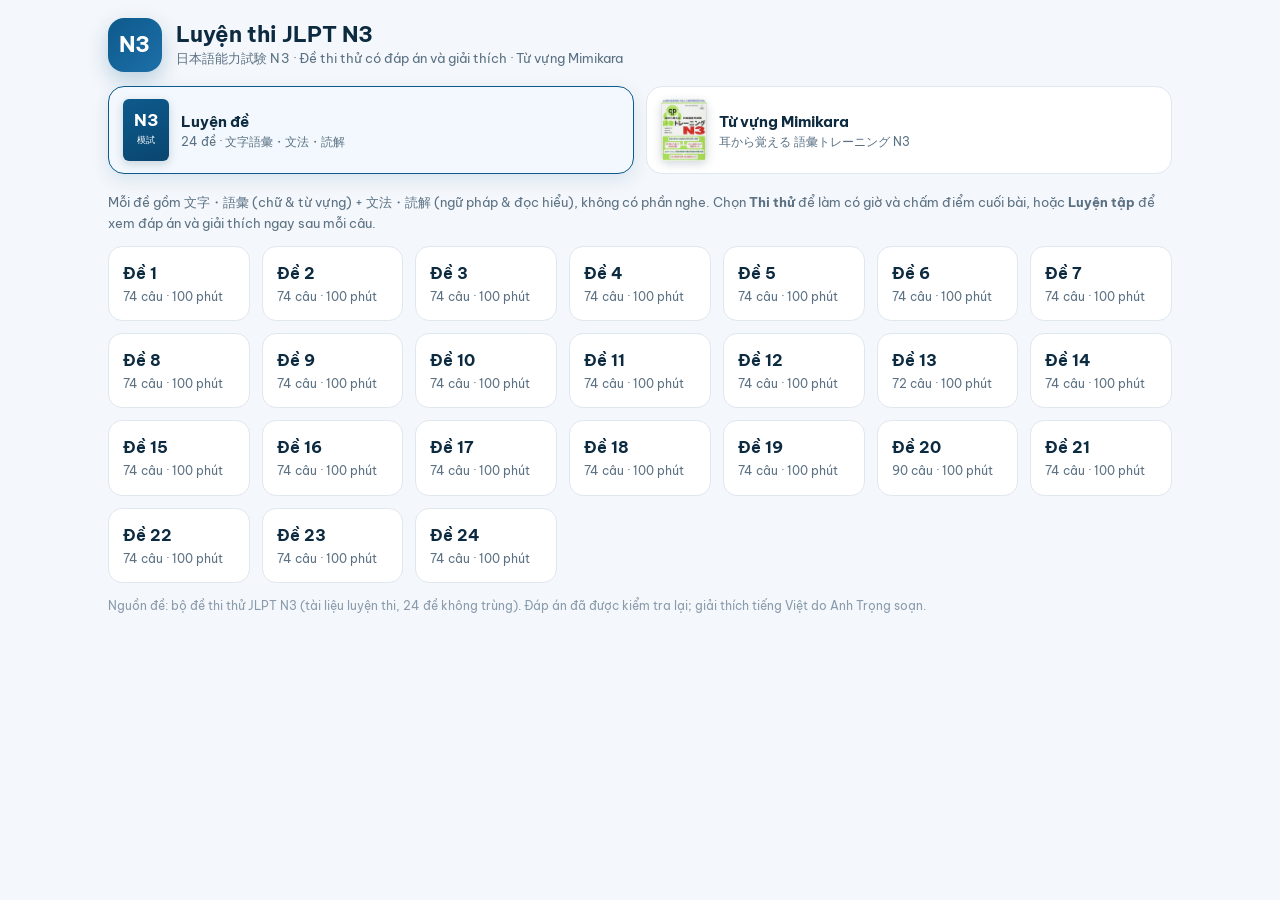
<file: public/n3/index.html>
<!doctype html>
<html lang="vi">
<head>
<meta charset="utf-8">
<meta name="viewport" content="width=device-width,initial-scale=1">
<title>JLPT N3 · Luyện đề & Từ vựng</title>
<link rel="preconnect" href="https://fonts.googleapis.com"><link rel="preconnect" href="https://fonts.gstatic.com" crossorigin>
<link href="https://fonts.googleapis.com/css2?family=Be+Vietnam+Pro:wght@400;500;600;700&display=swap" rel="stylesheet">
<link rel="stylesheet" href="n3.css?v=7">
</head>
<body>
<div id="app">
  <header class="top">
    <div class="ttl"><span class="badge">N3</span><div><h1>Luyện thi JLPT N3</h1><p>日本語能力試験 N3 · Đề thi thử có đáp án và giải thích · Từ vựng Mimikara</p></div></div>
    <nav class="tabs" role="tablist">
      <button class="tab on" data-tab="de" type="button" role="tab"><span class="ico ico-de"><b>N3</b><i>模試</i></span><span><b>Luyện đề</b><small>24 đề · 文字語彙・文法・読解</small></span></button>
      <button class="tab" data-tab="tv" type="button" role="tab"><img class="ico" src="img/mimikara.jpg" alt=""><span><b>Từ vựng Mimikara</b><small>耳から覚える 語彙トレーニング N3</small></span></button>
    </nav>
  </header>
  <main>
    <section id="pDe" class="pane on"></section>
    <section id="pTv" class="pane"></section>
  </main>
</div>
<div id="quiz" class="quiz" aria-hidden="true"></div>
<script src="n3.js?v=6"></script>
</body>
</html>
</file>
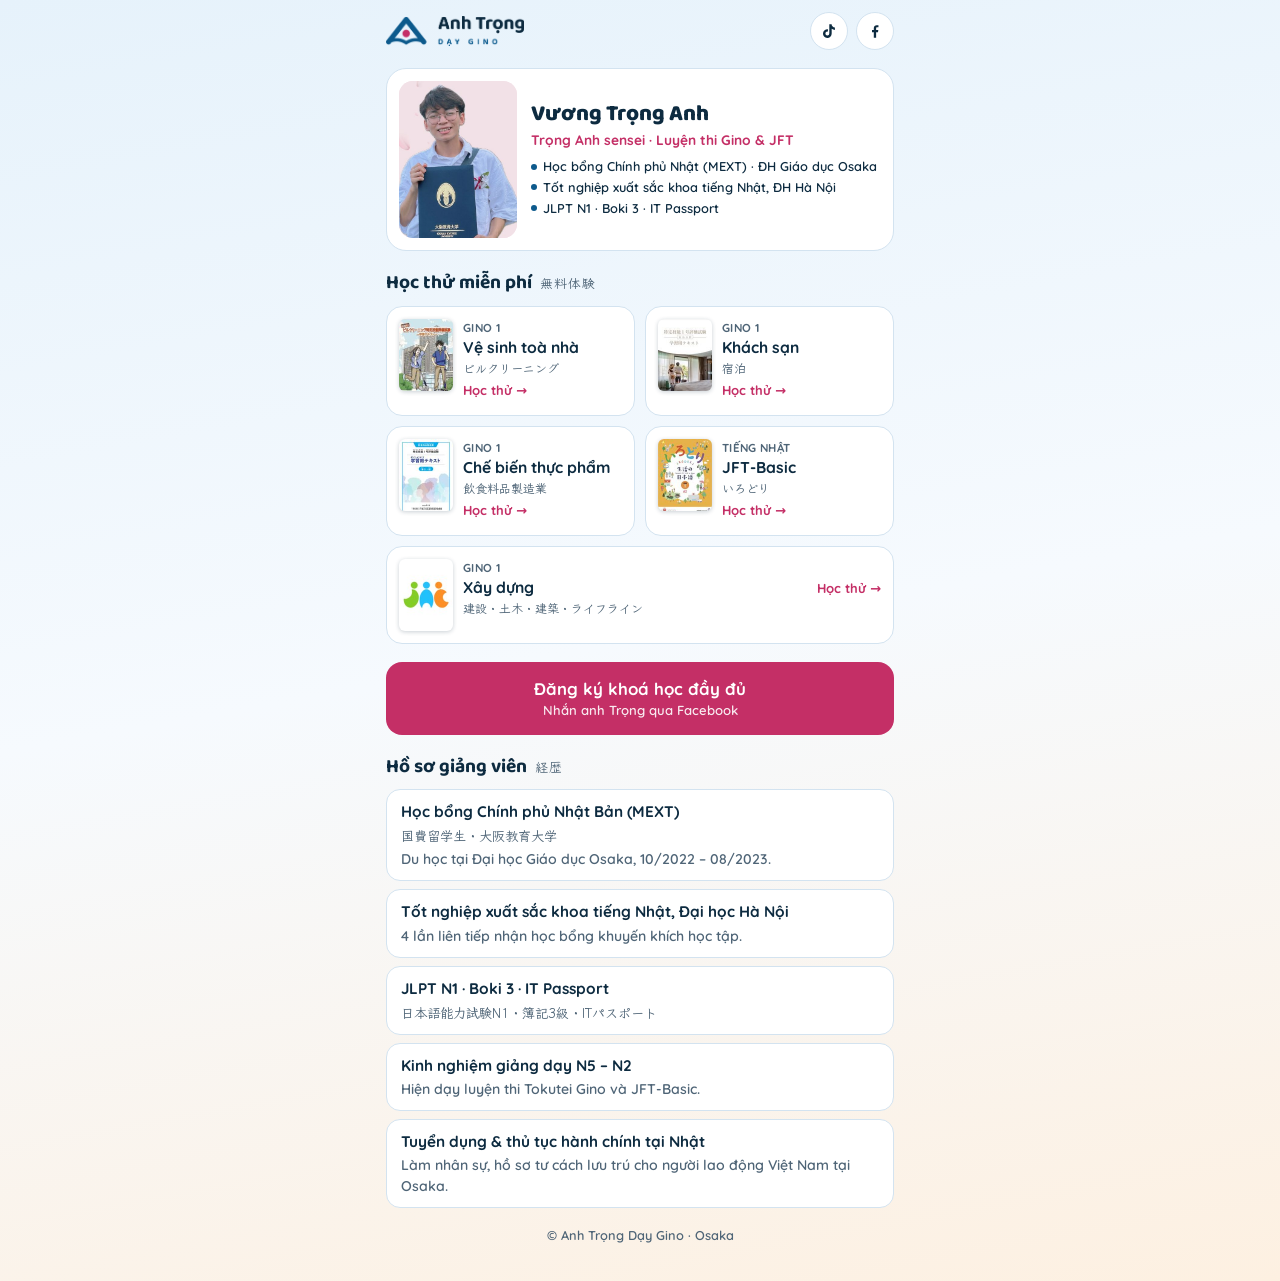
<file: public/pub/anhtrong/index.html>
<!doctype html>
<html lang="vi">
<head>
<meta charset="utf-8">
<meta name="viewport" content="width=device-width,initial-scale=1,viewport-fit=cover">
<title>Anh Trọng Dạy Gino</title>
<meta name="claude:viewport-fit-sides" content="cover">
<meta property="og:title" content="Anh Trọng Dạy Gino · Học thử miễn phí">
<meta property="og:description" content="Luyện thi Tokutei Gino (Vệ sinh toà nhà, Khách sạn, Chế biến thực phẩm, Xây dựng) và JFT-Basic.">
<meta name="description" content="Vương Trọng Anh · Anh Trọng Dạy Gino — luyện thi Tokutei Gino và JFT-Basic. Học thử miễn phí các khoá học.">
<link rel="preconnect" href="https://fonts.googleapis.com"><link rel="preconnect" href="https://fonts.gstatic.com" crossorigin>
<link rel="stylesheet" href="https://fonts.googleapis.com/css2?family=Baloo+2:wght@600;700;800&family=Quicksand:wght@500;600;700&family=Klee+One:wght@600&display=swap">
<style>
/* Màn hình đầu (điện thoại): thanh logo + mạng xã hội → thẻ hồ sơ (ảnh + tên + điểm nổi bật) → 4 khoá học thử. Bên dưới: hồ sơ chi tiết + nút đăng ký. */
:root{
  --sky:#e6f2fb; --sky2:#f6fafe; --peach:#fdf0e1;
  --ink:#0d2b40; --sub:#4f6577; --line:#d3e3f0; --card:#ffffff;
  --blue:#0d5a8c; --blue-soft:#dcecf8; --pink:#c42f66; --pink-soft:#fbe3ec;
  --display:'Baloo 2','Quicksand',system-ui,sans-serif; --body:'Quicksand','Segoe UI',system-ui,sans-serif; --jp:'Klee One','Hiragino Maru Gothic ProN','Yu Gothic',sans-serif;
  --logo:url("[data-uri]");
}
@media (prefers-color-scheme: dark){:root:not([data-theme="light"]){
  --sky:#0c1d2b; --sky2:#0f2333; --peach:#1d1a1a; --ink:#e8f1f8; --sub:#a4b8c8; --line:#22394c; --card:#122a3c;
  --blue:#6fb6ea; --blue-soft:#163650; --pink:#f0729f; --pink-soft:#3a1b29; --logo:url("[data-uri]"); color-scheme:dark}}
:root[data-theme="dark"]{
  --sky:#0c1d2b; --sky2:#0f2333; --peach:#1d1a1a; --ink:#e8f1f8; --sub:#a4b8c8; --line:#22394c; --card:#122a3c;
  --blue:#6fb6ea; --blue-soft:#163650; --pink:#f0729f; --pink-soft:#3a1b29; --logo:url("[data-uri]"); color-scheme:dark}
*{box-sizing:border-box}
body{margin:0;font-family:var(--body);color:var(--ink);background:var(--sky2);min-height:100vh;
  background-image:linear-gradient(170deg,var(--sky) 0%,var(--sky2) 50%,var(--peach) 100%);line-height:1.5;font-size:16px}
.wrap{max-width:540px;margin:0 auto;padding-left:max(16px,env(safe-area-inset-left,0px));padding-right:max(16px,env(safe-area-inset-right,0px));padding-block:12px 36px;display:grid;gap:18px}
/* thanh trên */
.bar{display:flex;align-items:center;justify-content:space-between;gap:10px}
.logo{width:138px;height:30px;background:var(--logo) left center/contain no-repeat}
.soc{display:flex;gap:8px}
.soc a{width:38px;height:38px;border-radius:50%;display:grid;place-items:center;color:var(--ink);background:var(--card);border:1.5px solid var(--line)}
.soc a:hover{border-color:var(--blue)}
.soc svg{width:18px;height:18px}
/* thẻ hồ sơ */
.me{display:grid;grid-template-columns:118px 1fr;gap:14px;align-items:center;background:var(--card);border:1px solid var(--line);border-radius:20px;padding:12px}
.ph{width:118px;aspect-ratio:3/4;border-radius:14px;overflow:hidden;background:#f6e3ea}
.ph img{width:100%;height:100%;object-fit:cover;object-position:50% 18%;display:block}
.me h1{font-family:var(--display);font-weight:800;font-size:1.4rem;line-height:1.05;white-space:nowrap;margin:0}
.role{font-weight:700;color:var(--pink);font-size:.86rem;margin:3px 0 8px}
.hl{list-style:none;margin:0;padding:0;display:grid;gap:4px;font-size:.8rem;font-weight:600;line-height:1.3}
.hl li{display:flex;gap:6px}
.hl li::before{content:"";flex:none;width:6px;height:6px;border-radius:50%;background:var(--blue);margin-top:.42em}
/* tiêu đề mục */
h2{font-family:var(--display);font-weight:700;font-size:1.2rem;margin:0 0 8px;display:flex;align-items:baseline;gap:8px}
h2 small{font-family:var(--jp);font-weight:600;font-size:.8rem;color:var(--sub);letter-spacing:.08em}
/* khoá học: lưới 2×2 */
.cs{display:grid;grid-template-columns:1fr 1fr;gap:10px}
.c{display:grid;grid-template-columns:54px 1fr;column-gap:10px;row-gap:2px;align-content:start;align-items:start;padding:12px;border-radius:16px;background:var(--card);border:1.5px solid var(--line);text-decoration:none;color:var(--ink);transition:transform .15s,border-color .15s}
.c:hover{border-color:var(--blue);transform:translateY(-2px)}
.c:focus-visible,.soc a:focus-visible,.cta:focus-visible{outline:3px solid var(--pink);outline-offset:2px}
.bk{grid-row:1 / span 5;width:54px;height:72px;border-radius:6px;object-fit:cover;background:#fff;box-shadow:0 1px 4px rgba(13,43,64,.22)}
.c>:not(.bk){grid-column:2}
.c small{font-size:.72rem;font-weight:700;color:var(--sub);letter-spacing:.03em}
.c b{font-size:.98rem;line-height:1.2}
.c .jp{font-family:var(--jp);font-weight:600;font-size:.75rem;color:var(--sub)}
.c.wide{grid-column:1/-1;grid-template-columns:54px 1fr auto;align-items:center}
.c.wide .go{grid-column:3}.c.wide>span:nth-child(2){display:grid;gap:2px}
.go{font-size:.82rem;font-weight:700;color:var(--pink);margin-top:2px}
/* hồ sơ chi tiết */
.cv{display:grid;gap:8px}
.cv div{background:var(--card);border:1px solid var(--line);border-radius:14px;padding:10px 14px}
.cv b{display:block;font-size:.96rem}
.cv .jp{font-family:var(--jp);font-weight:600;color:var(--sub);font-size:.82rem}
.cv p{margin:2px 0 0;color:var(--sub);font-size:.88rem;font-weight:600}
.cta{display:block;text-align:center;padding:14px;border-radius:16px;background:#c42f66;color:#fff;font-weight:700;font-size:1.05rem;text-decoration:none}
.cta small{display:block;font-weight:600;opacity:.9;font-size:.82rem}
.note{text-align:center;color:var(--sub);font-size:.8rem;font-weight:600;margin:0}
@media (max-width:360px){.me{grid-template-columns:96px 1fr}.ph{width:96px}.me h1{font-size:1.2rem}}
@media (prefers-reduced-motion: reduce){.c{transition:none}.c:hover{transform:none}}
</style>

</head>
<body>
<main class="wrap">
  <div class="bar">
    <div class="logo" role="img" aria-label="Anh Trọng Dạy Gino"></div>
    <div class="soc">
      <a href="https://www.tiktok.com/@anhtrong.daygino" target="_blank" rel="noopener" aria-label="TikTok"><svg viewBox="0 0 24 24" fill="currentColor" aria-hidden="true"><path d="M16.6 5.8A4.3 4.3 0 0 1 15.5 3h-3.1v12.4a2.6 2.6 0 1 1-2.6-2.6c.27 0 .53.04.78.12V9.7a5.8 5.8 0 1 0 5 5.7V9.1a7.4 7.4 0 0 0 4.3 1.4V7.4a4.3 4.3 0 0 1-3.3-1.6z"/></svg></a>
      <a href="https://www.facebook.com/anh.trongg.2024/" target="_blank" rel="noopener" aria-label="Facebook"><svg viewBox="0 0 24 24" fill="currentColor" aria-hidden="true"><path d="M13.5 21v-7.5H16l.4-3h-2.9V8.6c0-.87.25-1.46 1.5-1.46h1.6V4.46A21 21 0 0 0 14.3 4.3c-2.3 0-3.9 1.4-3.9 4v2.2H8v3h2.4V21z"/></svg></a>
    </div>
  </div>

  <section class="me">
    <div class="ph"><img src="[data-uri]" alt="Vương Trọng Anh nhận bằng tại Đại học Giáo dục Osaka"></div>
    <div>
      <h1>Vương Trọng Anh</h1>
      <div class="role">Trọng Anh sensei · Luyện thi Gino &amp; JFT</div>
      <ul class="hl">
        <li>Học bổng Chính phủ Nhật (MEXT) · ĐH Giáo dục Osaka</li>
        <li>Tốt nghiệp xuất sắc khoa tiếng Nhật, ĐH Hà Nội</li>
        <li>JLPT N1 · Boki 3 · IT Passport</li>
      </ul>
    </div>
  </section>

  <section aria-labelledby="kh">
    <h2 id="kh">Học thử miễn phí <small>無料体験</small></h2>
    <div class="cs">
      <a class="c" href="https://gino-vesinhtoanha.tronganh8a.workers.dev/trial/" target="_blank" rel="noopener">
        <img class="bk" src="[data-uri]" alt="Bìa giáo trình Vệ sinh toà nhà" width="54" height="72"><small>GINO 1</small><b>Vệ sinh toà nhà</b><span class="jp">ビルクリーニング</span><span class="go">Học thử →</span></a>
      <a class="c" href="https://gino-khachsan-trial.tronganh8a.workers.dev/" target="_blank" rel="noopener">
        <img class="bk" src="[data-uri]" alt="Bìa giáo trình Khách sạn" width="54" height="72"><small>GINO 1</small><b>Khách sạn</b><span class="jp">宿泊</span><span class="go">Học thử →</span></a>
      <a class="c" href="https://gino-cbtp-app.tronganh8a.workers.dev/trial/" target="_blank" rel="noopener">
        <img class="bk" src="[data-uri]" alt="Bìa giáo trình Chế biến thực phẩm" width="54" height="72"><small>GINO 1</small><b>Chế biến thực phẩm</b><span class="jp">飲食料品製造業</span><span class="go">Học thử →</span></a>
      <a class="c" href="https://jft-dungthu.tronganh8a.workers.dev/" target="_blank" rel="noopener">
        <img class="bk" src="[data-uri]" alt="Bìa sách いろどり" width="54" height="72"><small>TIẾNG NHẬT</small><b>JFT-Basic</b><span class="jp">いろどり</span><span class="go">Học thử →</span></a>
      <a class="c wide" href="https://gino-xaydung.tronganh8a.workers.dev/trial/" target="_blank" rel="noopener">
        <img class="bk" src="[data-uri]" alt="Logo JAC (Xây dựng)" width="54" height="72"><span><small>GINO 1</small><b>Xây dựng</b><span class="jp">建設・土木・建築・ライフライン</span></span><span class="go">Học thử →</span></a>
    </div>
  </section>

  <a class="cta" href="https://www.facebook.com/anh.trongg.2024/" target="_blank" rel="noopener">Đăng ký khoá học đầy đủ<small>Nhắn anh Trọng qua Facebook</small></a>

  <section aria-labelledby="hs">
    <h2 id="hs">Hồ sơ giảng viên <small>経歴</small></h2>
    <div class="cv">
      <div><b>Học bổng Chính phủ Nhật Bản (MEXT)</b><span class="jp">国費留学生・大阪教育大学</span><p>Du học tại Đại học Giáo dục Osaka, 10/2022 – 08/2023.</p></div>
      <div><b>Tốt nghiệp xuất sắc khoa tiếng Nhật, Đại học Hà Nội</b><p>4 lần liên tiếp nhận học bổng khuyến khích học tập.</p></div>
      <div><b>JLPT N1 · Boki 3 · IT Passport</b><span class="jp">日本語能力試験N1・簿記3級・ITパスポート</span></div>
      <div><b>Kinh nghiệm giảng dạy N5 – N2</b><p>Hiện dạy luyện thi Tokutei Gino và JFT-Basic.</p></div>
      <div><b>Tuyển dụng &amp; thủ tục hành chính tại Nhật</b><p>Làm nhân sự, hồ sơ tư cách lưu trú cho người lao động Việt Nam tại Osaka.</p></div>
    </div>
  </section>

  <p class="note">© Anh Trọng Dạy Gino · Osaka</p>
</main>

</body>
</html>
</file>
<file: public/n3/n3.css>
:root{--blue:#0d5a8c;--blue2:#1d6fa8;--pink:#c42f66;--green:#1f7a4d;--ink:#0d2b40;--mut:#5b7183;--line:#dfe7ef;--bg:#f4f7fb;--card:#fff;
 --jp:"Hiragino Sans","Hiragino Kaku Gothic ProN","Noto Sans JP","Yu Gothic","Meiryo",sans-serif;--vi:"Be Vietnam Pro","Segoe UI",system-ui,sans-serif}
*{box-sizing:border-box;margin:0}
html,body{background:var(--bg);color:var(--ink);font-family:var(--vi),var(--jp);font-size:15px;line-height:1.6;-webkit-text-size-adjust:100%}
button{font:inherit;color:inherit;cursor:pointer;border:0;background:none}
.jp,ruby,.q,.op,.psg{font-family:var(--jp),var(--vi)}
#app{max-width:1100px;margin:0 auto;padding:18px 18px 60px}
.top{display:flex;flex-direction:column;gap:14px}
.ttl{display:flex;align-items:center;gap:14px}
.ttl .badge{flex:none;width:54px;height:54px;border-radius:16px;background:linear-gradient(135deg,var(--blue),var(--blue2));color:#fff;font-weight:700;font-size:22px;display:flex;align-items:center;justify-content:center;letter-spacing:.02em;box-shadow:0 8px 20px rgba(13,90,140,.25)}
.ttl h1{font-size:1.45rem;line-height:1.25}
.ttl p{color:var(--mut);font-size:.88rem}
.tabs{display:grid;grid-template-columns:1fr 1fr;gap:12px}
.tab{display:flex;align-items:center;gap:12px;padding:12px 14px;border-radius:16px;background:var(--card);border:1.5px solid var(--line);text-align:left;transition:.15s}
.tab:hover{border-color:#b8cce0}
.tab.on{border-color:var(--blue);box-shadow:0 6px 18px rgba(13,90,140,.12);background:#f2f8fd}
.tab b{display:block;font-size:1rem}.tab small{display:block;color:var(--mut);font-size:.78rem;line-height:1.35}
.tab .ico{flex:none;width:46px;height:62px;border-radius:6px;object-fit:cover;box-shadow:0 3px 10px rgba(13,43,64,.18)}
.ico-de{display:flex;flex-direction:column;align-items:center;justify-content:center;background:linear-gradient(160deg,#0d5a8c,#0a4670);color:#fff}
.ico-de b{font-size:1.1rem;line-height:1}.ico-de i{font-style:normal;font-size:.62rem;margin-top:4px;font-family:var(--jp)}
main{margin-top:18px}
.pane{display:none}.pane.on{display:block}
.card{background:var(--card);border:1px solid var(--line);border-radius:16px;padding:16px}
.muted{color:var(--mut)}
.hint{color:var(--mut);font-size:.88rem;margin:2px 0 12px}
/* danh sách đề */
.exgrid{display:grid;grid-template-columns:repeat(auto-fill,minmax(140px,1fr));gap:12px}
.ex{position:relative;text-align:left;background:var(--card);border:1.5px solid var(--line);border-radius:14px;padding:14px;transition:.15s}
.ex:hover{border-color:var(--blue);transform:translateY(-1px);box-shadow:0 8px 18px rgba(13,90,140,.10)}
.ex b{font-size:1.08rem;display:block}.ex small{color:var(--mut);display:block;font-size:.8rem}
.ex .sc{position:absolute;top:12px;right:12px;font-size:.75rem;font-weight:700;color:var(--green);background:#e8f5ee;border-radius:20px;padding:1px 8px}
.ex.soon{opacity:.55;pointer-events:none}
.ex .bar{height:4px;border-radius:4px;background:#edf2f7;margin-top:10px;overflow:hidden}.ex .bar i{display:block;height:100%;background:var(--green)}
/* chọn chế độ */
.mask{position:fixed;inset:0;background:rgba(13,43,64,.45);display:none;align-items:center;justify-content:center;z-index:60;padding:16px}
.mask.on{display:flex}
.dlg{background:#fff;border-radius:18px;max-width:420px;width:100%;padding:20px}
.dlg h3{font-size:1.2rem}.dlg p{color:var(--mut);font-size:.9rem;margin:2px 0 14px}
.mode{display:block;width:100%;text-align:left;border:1.5px solid var(--line);border-radius:14px;padding:12px 14px;margin-top:10px}
.mode:hover{border-color:var(--blue);background:#f2f8fd}.mode b{display:block}.mode small{color:var(--mut)}
.dlg .x{float:right;font-size:1.4rem;line-height:1;color:var(--mut)}
/* màn làm bài */
.quiz{position:fixed;inset:0;background:#fff;z-index:50;display:none;flex-direction:column}
.quiz.on{display:flex}
.qh{display:flex;align-items:center;gap:10px;padding:10px 14px;border-bottom:1px solid var(--line);background:#f8fbfe;flex-wrap:wrap}
.qh .t{font-weight:700}.qh .sp{flex:1}
.qh .tm{font-variant-numeric:tabular-nums;font-weight:700;color:var(--blue);background:#e8f1f9;border-radius:10px;padding:3px 10px}
.qh .tm.low{color:#fff;background:var(--pink)}
.btn{border-radius:10px;padding:7px 14px;font-weight:600;border:1.5px solid var(--line);background:#fff}
.btn:hover{border-color:var(--blue)}
.btn.pri{background:var(--blue);border-color:var(--blue);color:#fff}
.btn.pk{background:var(--pink);border-color:var(--pink);color:#fff}
.secs{display:flex;gap:6px;padding:8px 14px;border-bottom:1px solid var(--line);overflow-x:auto}
.secs button{white-space:nowrap;border-radius:20px;padding:4px 12px;border:1.5px solid var(--line);font-size:.85rem;font-family:var(--jp),var(--vi)}
.secs button.on{background:var(--blue);border-color:var(--blue);color:#fff}
.secs small{opacity:.75;margin-left:4px;font-family:var(--vi)}
.qb{flex:1;overflow:auto;-webkit-overflow-scrolling:touch}
.qin{max-width:880px;margin:0 auto;padding:16px 16px 40px}
.mon{display:inline-block;font-size:.78rem;font-weight:600;color:var(--blue);background:#e8f1f9;border-radius:6px;padding:1px 8px;margin-bottom:6px;font-family:var(--jp),var(--vi)}
.ins{font-family:var(--jp);font-size:.92rem;color:#3d5568;border-left:3px solid var(--blue);padding:2px 0 2px 10px;margin-bottom:12px}
.psg{background:#fbfcfe;border:1px solid var(--line);border-radius:12px;padding:14px 16px;margin-bottom:14px;font-size:1.02rem;line-height:2.1;max-height:52vh;overflow:auto}
.psg img{display:block;max-width:100%;margin:0 auto 8px;border-radius:6px}
.psg .bl,.q .bl{display:inline-block;min-width:2.2em;text-align:center;border:1.5px solid var(--ink);border-radius:3px;line-height:1.3;font-weight:700;font-family:var(--vi);margin:0 2px}
.psg.big{max-height:none}
.q{font-size:1.12rem;line-height:2.1;margin:4px 0 12px}
.q .n{display:inline-block;min-width:2.1em;font-weight:700;color:var(--blue);font-family:var(--vi)}
u{text-decoration:underline;text-underline-offset:4px;text-decoration-thickness:1.5px}
rt{font-size:.55em;color:#4c6578}
body.nofuri rt{visibility:hidden}
.ops{display:flex;flex-direction:column;gap:8px}
.op{display:flex;align-items:flex-start;gap:10px;text-align:left;border:1.5px solid var(--line);border-radius:12px;padding:9px 12px;font-size:1.04rem;line-height:1.9;background:#fff;transition:.12s}
.op:hover{border-color:#9bbad4}
.op .k{flex:none;width:26px;height:26px;border-radius:50%;border:1.5px solid #9bb0c2;display:flex;align-items:center;justify-content:center;font-size:.85rem;font-weight:700;margin-top:4px;font-family:var(--vi)}
.op.sel{border-color:var(--blue);background:#eef6fc}.op.sel .k{background:var(--blue);border-color:var(--blue);color:#fff}
.op.ok{border-color:var(--green);background:#eaf6ef}.op.ok .k{background:var(--green);border-color:var(--green);color:#fff}
.op.ng{border-color:var(--pink);background:#fdeef3}.op.ng .k{background:var(--pink);border-color:var(--pink);color:#fff}
.exp{margin-top:14px;border-radius:12px;background:#f6f9fc;border:1px solid var(--line);padding:12px 14px;font-size:.95rem;line-height:1.75}
.exp .ans{font-weight:700;color:var(--green);margin-bottom:4px}
.exp .lb{display:inline-block;font-size:.72rem;font-weight:700;letter-spacing:.06em;color:var(--blue);margin-top:6px}
.qf{display:flex;align-items:center;gap:8px;padding:10px 14px;border-top:1px solid var(--line);background:#f8fbfe}
.qf .sp{flex:1}
.nums{display:flex;gap:4px;overflow-x:auto;padding:6px 14px;border-top:1px solid var(--line)}
.nums button{flex:none;min-width:32px;height:30px;border-radius:8px;border:1.5px solid var(--line);font-size:.82rem;font-weight:600}
.nums button.a{background:#e8f1f9;border-color:#b6cfe4}
.nums button.cur{border-color:var(--blue);color:var(--blue)}
.nums button.r{background:#e3f4ea;border-color:var(--green);color:var(--green)}
.nums button.w{background:#fde9f0;border-color:var(--pink);color:var(--pink)}
/* kết quả */
.res{max-width:760px;margin:0 auto;padding:20px 16px 50px}
.res .big{font-size:2.6rem;font-weight:700;color:var(--blue);line-height:1.1}
.res .rows{display:grid;grid-template-columns:repeat(3,1fr);gap:10px;margin:16px 0}
.res .rows div{background:#f4f8fc;border-radius:12px;padding:10px;text-align:center}
.res .rows b{display:block;font-size:1.25rem}
.pass{display:inline-block;border-radius:20px;padding:2px 12px;font-weight:700;font-size:.85rem}
.pass.y{background:#e3f4ea;color:var(--green)}.pass.n{background:#fde9f0;color:var(--pink)}
/* từ vựng */
.vtool{display:flex;gap:10px;flex-wrap:wrap;align-items:center;margin-bottom:12px}
.vtool input{flex:1;min-width:200px;border:1.5px solid var(--line);border-radius:12px;padding:9px 12px;font:inherit}
.vtool select{border:1.5px solid var(--line);border-radius:12px;padding:9px 10px;font:inherit;background:#fff}
.vhead{display:flex;gap:14px;align-items:center;margin-bottom:14px}
.vhead img{width:70px;border-radius:6px;box-shadow:0 4px 12px rgba(13,43,64,.2)}
.vhead h2{font-size:1.15rem}.vhead p{color:var(--mut);font-size:.86rem}
.vsel{background:#fff;border:1px solid var(--line);border-radius:16px;padding:12px;margin-bottom:14px;box-shadow:0 2px 10px rgba(13,43,64,.04)}
.vsel-h{display:flex;align-items:center;justify-content:space-between;gap:10px;flex-wrap:wrap}
.seg{display:inline-flex;background:#eef3f8;border-radius:12px;padding:3px;gap:2px}
.seg button{display:inline-flex;align-items:center;gap:6px;padding:7px 14px;border-radius:9px;font-size:.88rem;font-weight:600;color:#4a6276;white-space:nowrap;transition:background .15s,color .15s}
.seg button b{font-weight:700;font-size:.78rem;background:rgba(13,43,64,.08);border-radius:20px;padding:0 7px;min-width:20px;text-align:center}
.seg button.on{background:#fff;color:var(--blue);box-shadow:0 1px 4px rgba(13,43,64,.14)}
.seg button.on b{background:#e3eef7}
.seg .st svg,.vempty .st svg{width:15px;height:15px;fill:#f2b01e;display:block}
.step{display:flex;align-items:center;gap:4px;font-size:.9rem;color:#4a6276}
.step span{min-width:150px;text-align:center}.step b{color:var(--ink);font-size:1rem}.step em{font-style:normal;color:#9aaab8}
.step button{width:32px;height:32px;border-radius:10px;border:1px solid var(--line);background:#fff;font-size:1.2rem;line-height:1;color:var(--blue)}
.step button:hover:not(:disabled){border-color:var(--blue)}.step button:disabled{opacity:.35;cursor:default}
.vgrid{display:grid;grid-template-columns:repeat(11,minmax(0,1fr));gap:6px;margin-top:12px;padding-top:12px;border-top:1px solid #edf2f7}
.vgrid button{position:relative;display:flex;flex-direction:column;align-items:center;justify-content:center;height:50px;border-radius:11px;border:1px solid var(--line);background:#fbfcfe;transition:border-color .15s,background .15s}
.vgrid button b{font-size:1rem;line-height:1.1;color:var(--ink)}
.vgrid button small{font-size:.66rem;color:#8a9bab;line-height:1.2;font-variant-numeric:tabular-nums}
.vgrid button i{position:absolute;top:-6px;right:-5px;font-style:normal;font-size:.62rem;font-weight:700;background:#f2b01e;color:#fff;border-radius:10px;padding:0 5px;line-height:15px;box-shadow:0 0 0 2px #fff}
.vgrid button:hover{border-color:var(--blue2);background:#fff}
.vgrid button.on{background:var(--blue);border-color:var(--blue)}.vgrid button.on b,.vgrid button.on small{color:#fff}
.mk{display:flex;width:28px;height:28px;border-radius:8px;align-items:center;justify-content:center}
.mk svg{width:18px;height:18px;fill:none;stroke:#b7c4d0;stroke-width:1.7;stroke-linejoin:round;transition:fill .15s,stroke .15s}
.mk:hover svg{stroke:#f2b01e}.mk.on svg{fill:#f2b01e;stroke:#f2b01e}
.vt .mkc{width:36px;padding:6px 0 6px 8px}
.mkb.on{background:#fff7e0;border-color:#f2c34d;color:#9a6a00}
.vempty{text-align:center;padding:28px 18px}.vempty .st{display:inline-block;margin-bottom:6px}.vempty .st svg{width:30px;height:30px}.vempty b{display:block;font-size:1.05rem;margin-bottom:4px}
.vt{width:100%;border-collapse:collapse;background:#fff;border-radius:14px;overflow:hidden;border:1px solid var(--line)}
.vt th{background:#eef4fa;font-size:.8rem;text-align:left;padding:8px 10px;color:#3d5568}
.vt td{padding:8px 10px;border-top:1px solid #edf2f7;vertical-align:top}
.vt td.k{font-family:var(--jp);font-size:1.15rem;font-weight:600;white-space:nowrap}
.vt td.r{font-family:var(--jp);color:#3d5568}
.vt td.h{font-size:.8rem;color:var(--blue);font-weight:600;letter-spacing:.02em}
.vt td.no{color:#9aaab8;font-size:.8rem;width:44px}
.vmodes{display:flex;gap:8px;flex-wrap:wrap}
.fc{max-width:520px;margin:10px auto}
.fcard{position:relative;height:280px;perspective:1200px;cursor:pointer}
.fcard .in{position:absolute;inset:0;transition:transform .45s;transform-style:preserve-3d}
.fcard.flip .in{transform:rotateY(180deg)}
.fcard .f,.fcard .b{position:absolute;inset:0;backface-visibility:hidden;border-radius:18px;border:1.5px solid var(--line);background:#fff;display:flex;flex-direction:column;align-items:center;justify-content:center;padding:18px;text-align:center;box-shadow:0 10px 26px rgba(13,43,64,.08)}
.fcard .b{transform:rotateY(180deg);background:#f6fafd}
.fcard .w{font-family:var(--jp);font-size:2.6rem;font-weight:700}
.fcard .rd{font-family:var(--jp);font-size:1.3rem;color:#3d5568}
.fcard .hv{color:var(--blue);font-weight:700;letter-spacing:.04em;margin:4px 0}
.fcard .mn{font-size:1.15rem}
.fnav{display:flex;align-items:center;justify-content:center;gap:10px;margin-top:12px}
.vq .q{font-size:1.5rem;text-align:center}
.src{color:#8a9bab;font-size:.78rem;margin-top:14px}
@media (max-width:640px){
 #app{padding:12px 12px 50px}.ttl h1{font-size:1.2rem}.ttl p{font-size:.8rem}
 .tabs{grid-template-columns:1fr 1fr;gap:8px}.tab{padding:9px;gap:8px}.tab .ico{width:34px;height:46px}.tab small{display:none}
 .q{font-size:1.04rem}.op{font-size:.98rem}.psg{font-size:.97rem;max-height:45vh}
 .vt td.h{display:none}.vt th.h{display:none}
 .vsel{padding:10px}.seg{display:flex;width:100%}.seg button{flex:1;justify-content:center;padding:7px 6px;font-size:.8rem}
 .step{width:100%;justify-content:space-between}.vgrid{grid-template-columns:repeat(6,minmax(0,1fr))}.vgrid button{height:40px}.vgrid button small{display:none}
 .res .rows{grid-template-columns:1fr 1fr 1fr}
}
.exp .gl{margin:3px 0}.exp .gl b{color:#0d2b40}
.vt tr.hx{cursor:pointer}.vt tr.hx:hover td{background:#f7fbfe}.vt tr.hx.open td{background:#eef6fc}
.vmore{display:inline-block;margin-left:8px;font-size:.72rem;font-weight:700;color:var(--pink);white-space:nowrap}
.vt tr.vx td{border-top:0;background:#f7fbfe;padding-top:0}
.vxp{font-size:.92rem;line-height:1.7;color:#24384a}.vxp p{margin:3px 0}.vxp b{color:#0d2b40}
.fxp{margin:14px 0 4px;background:#fff;border:1.5px solid var(--line);border-radius:14px;padding:12px 14px;text-align:left}
.exp .vxp{margin-top:8px;border-top:1px dashed var(--line);padding-top:6px}
.psg table.tb{width:100%;border-collapse:collapse;font-size:.92rem;line-height:1.75;background:#fff}
.psg table.tb th,.psg table.tb td{border:1px solid #c9d6e2;padding:6px 8px;vertical-align:top;text-align:left}
.psg table.tb th{background:#eef4fa;white-space:nowrap;font-weight:700}
.psg table.tb thead th{text-align:center}
</file>
